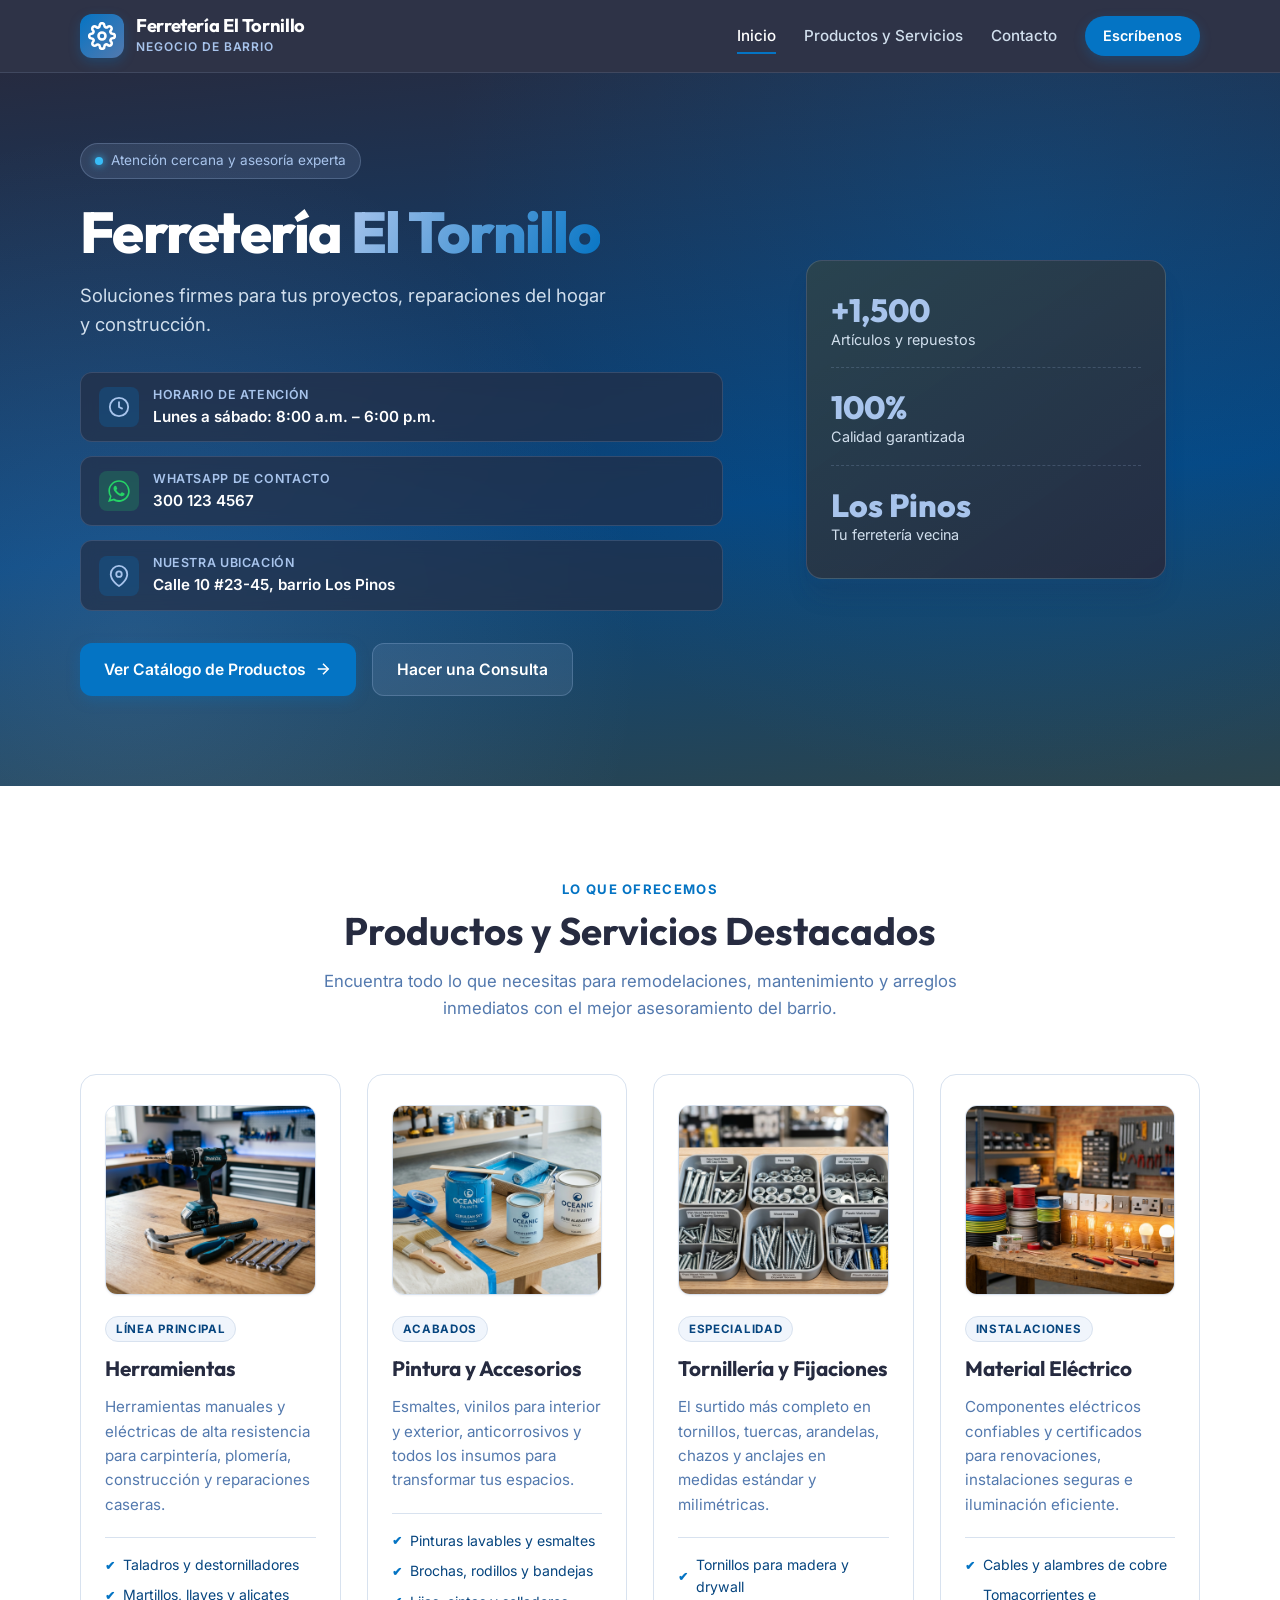
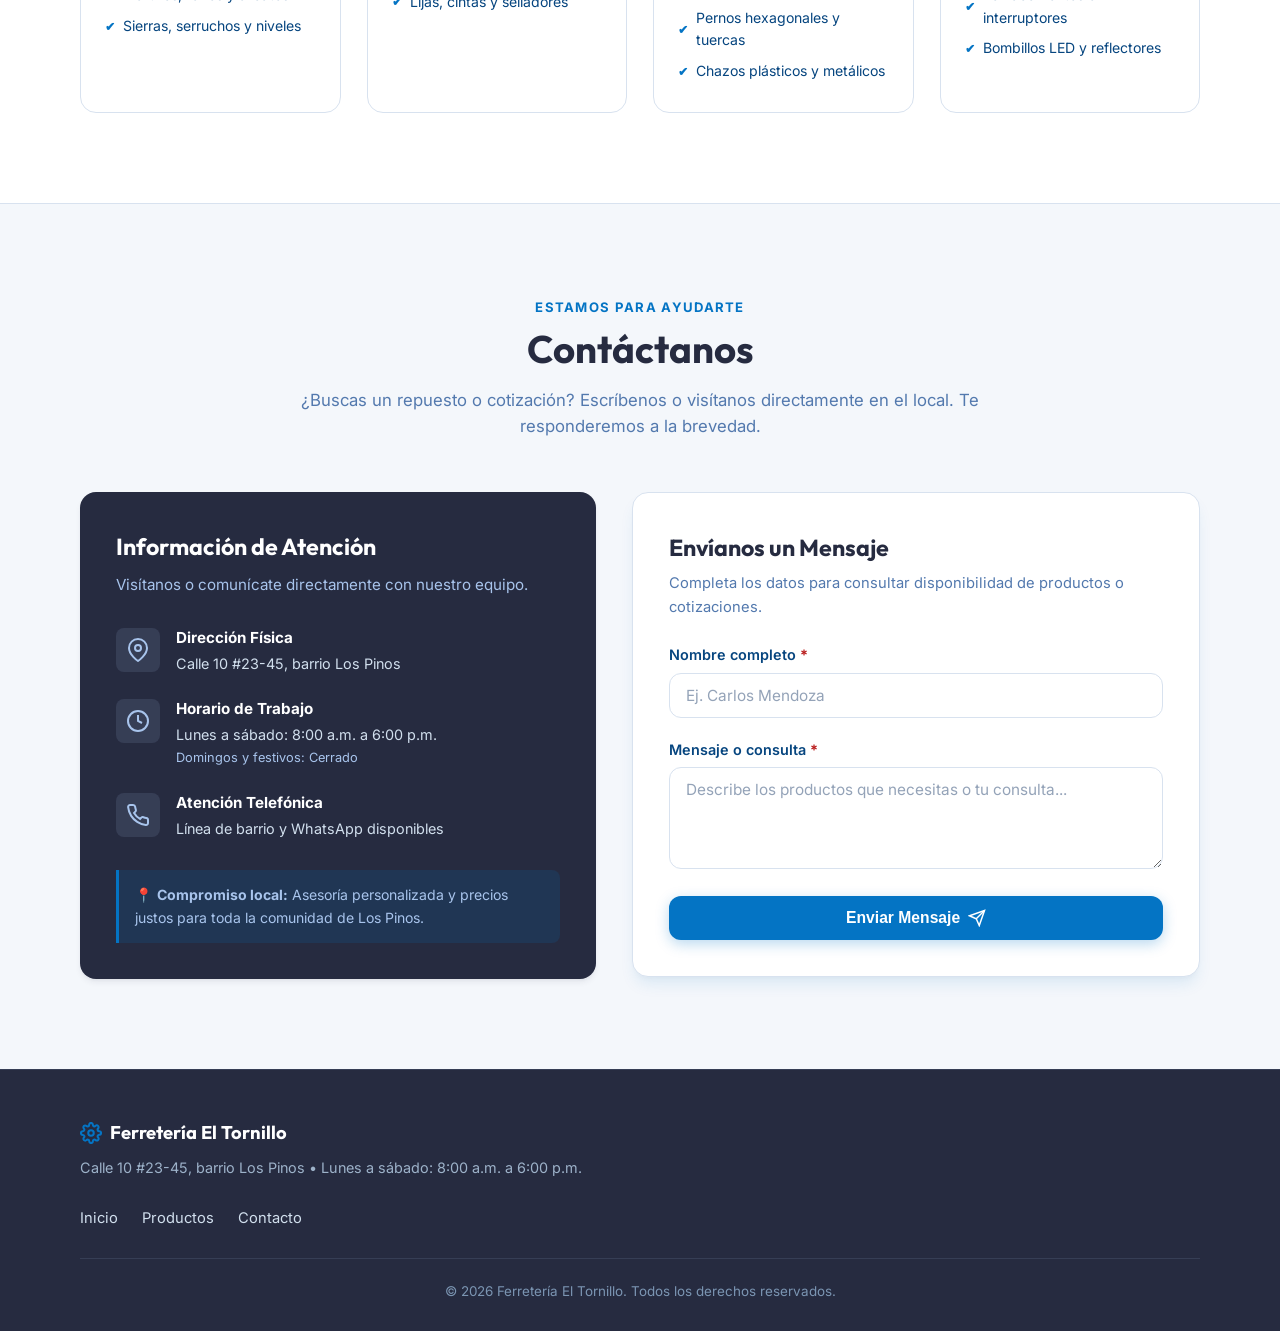
<file: index.html>
<!DOCTYPE html>
<html lang="es">
<head>
  <meta charset="UTF-8">
  <meta name="viewport" content="width=device-width, initial-scale=1.0">
  <meta http-equiv="refresh" content="0; url=ferreteria-el-tornillo/">
  <script>window.location.replace("ferreteria-el-tornillo/");</script>
  <title>🔩 Ferretería El Tornillo</title>
  <link rel="icon" type="image/svg+xml" href="ferreteria-el-tornillo/img/favicon.svg">
</head>
<body>
  <p>Redirigiendo a <a href="ferreteria-el-tornillo/">Ferretería El Tornillo</a>...</p>
</body>
</html>
</file>
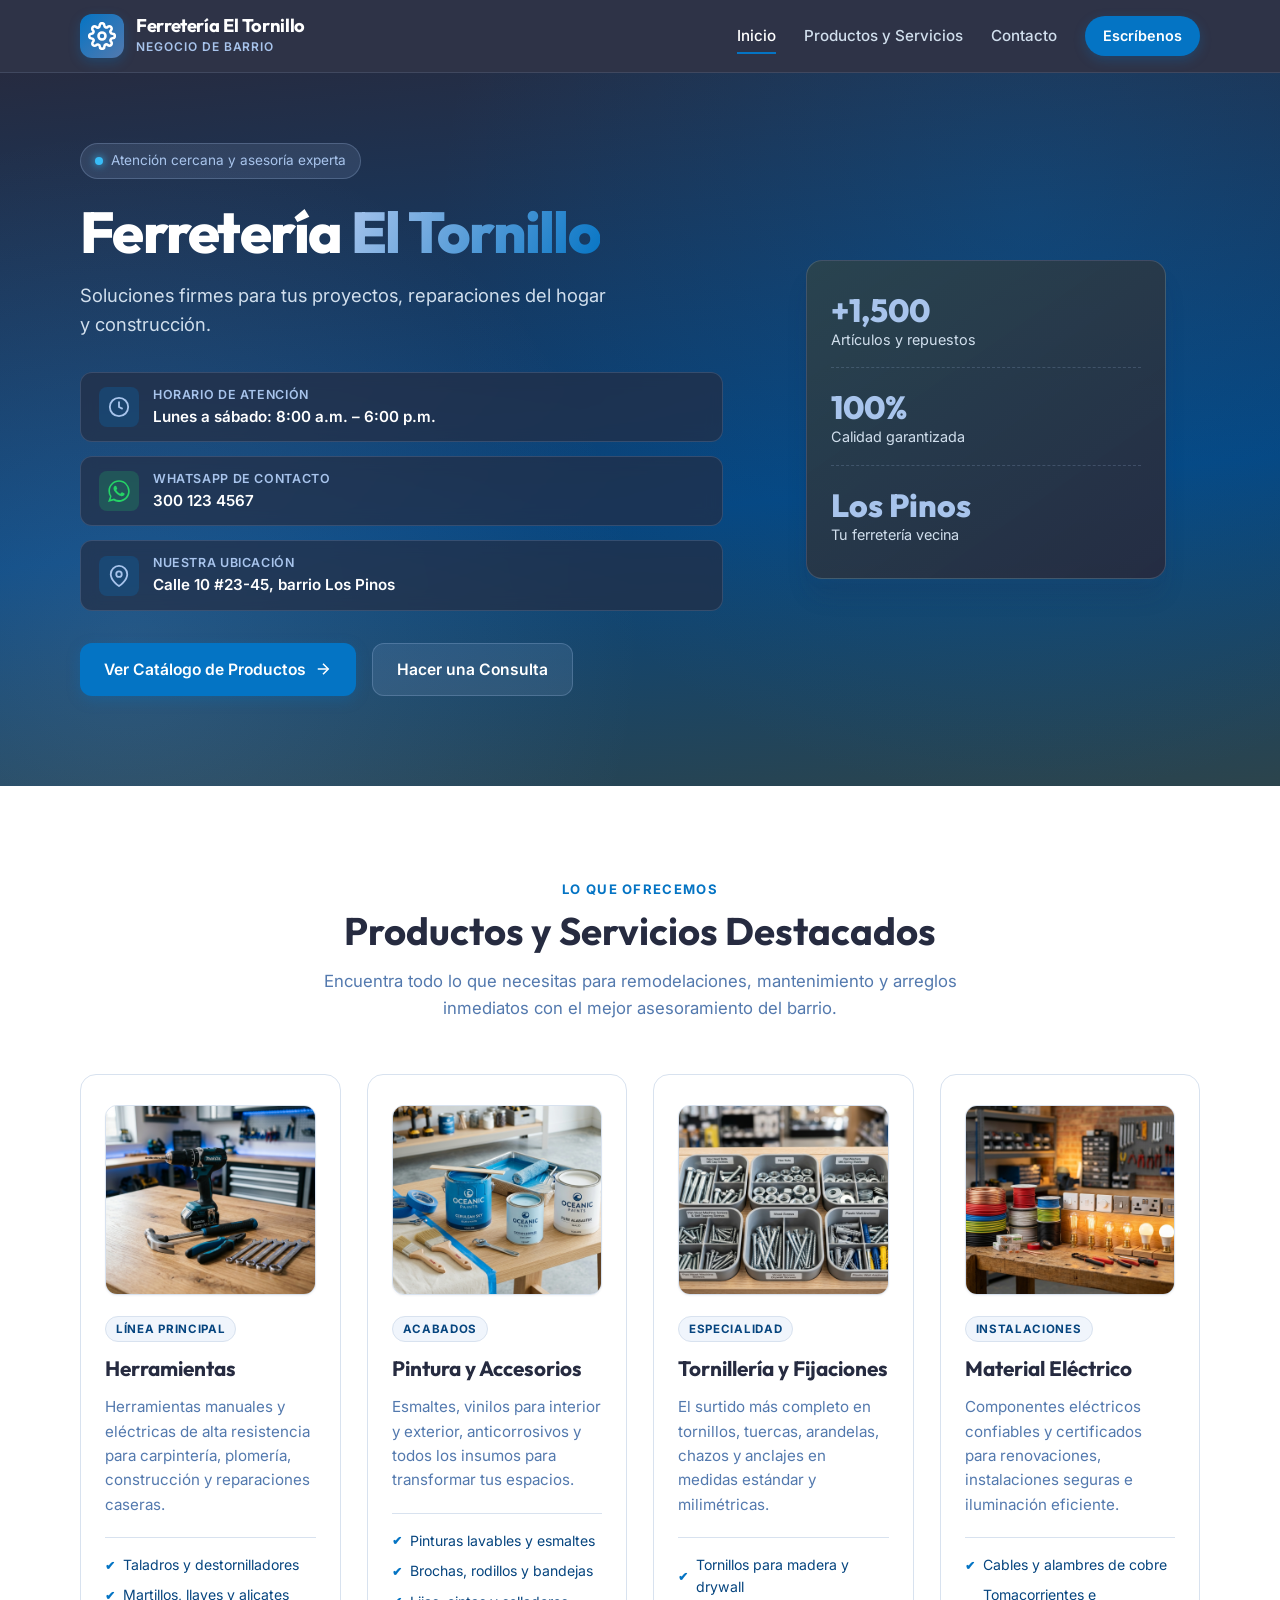
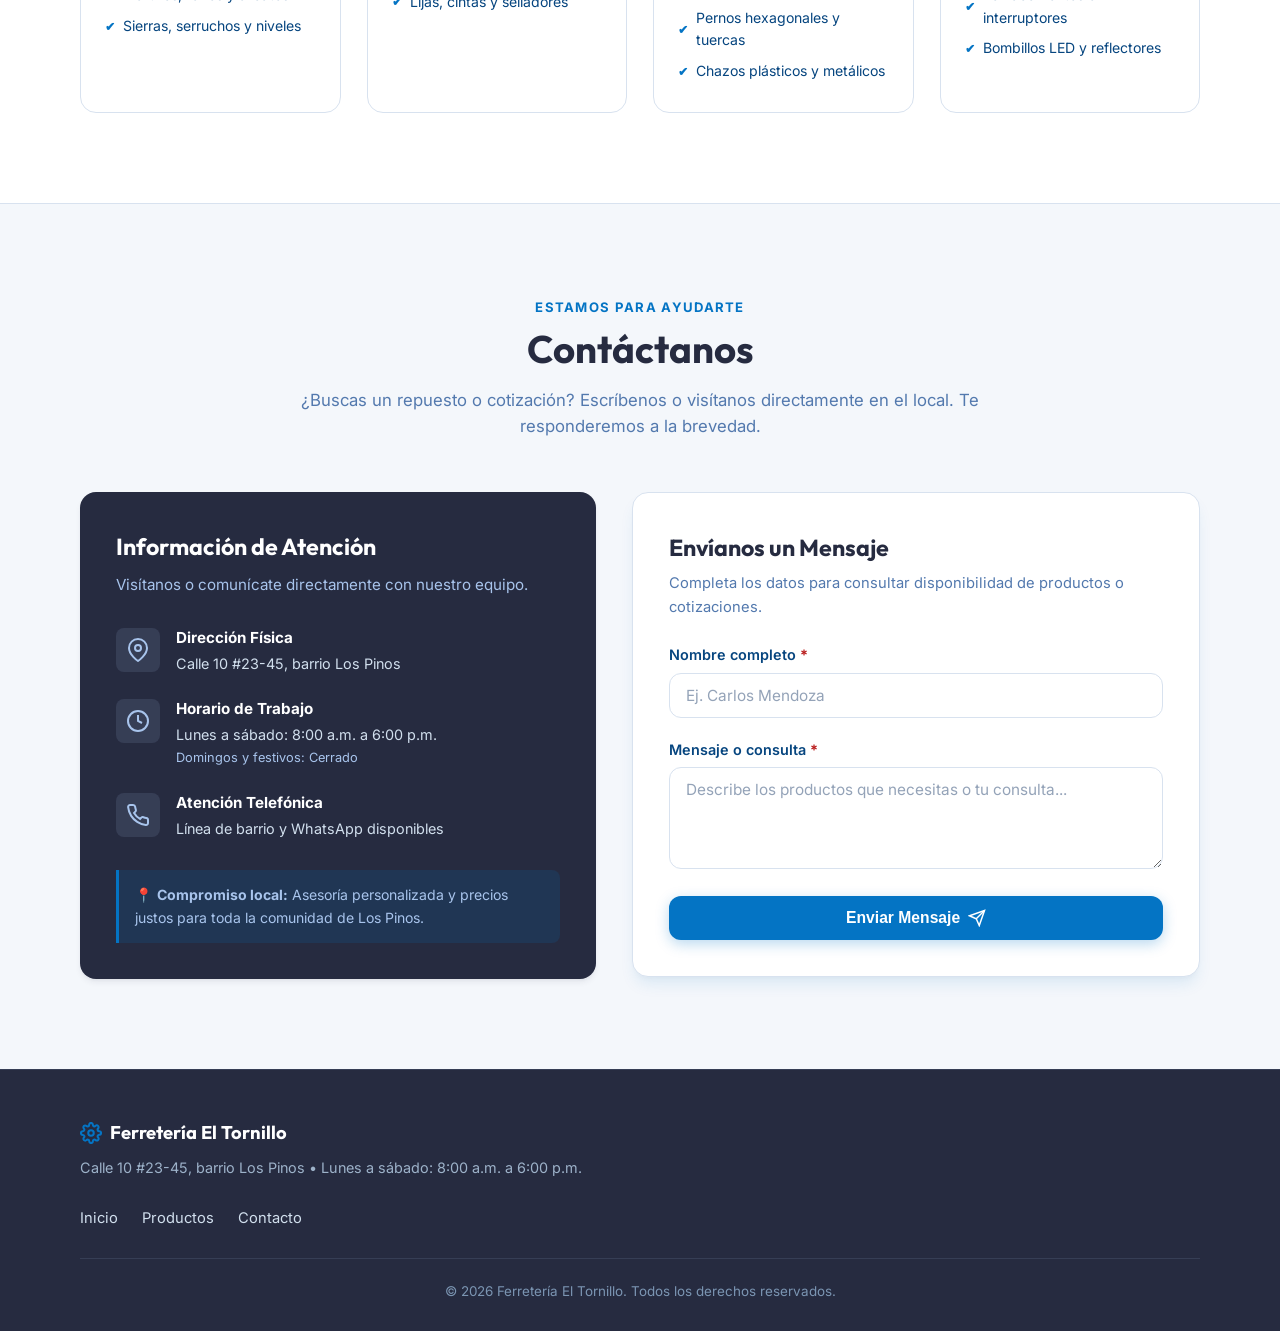
<file: ferreteria-el-tornillo/index.html>
<!DOCTYPE html>
<html lang="es">
<head>
  <meta charset="UTF-8">
  <meta name="viewport" content="width=device-width, initial-scale=1.0">
  <title>🔩 Ferretería El Tornillo | Tu ferretería de confianza en Los Pinos</title>
  <meta name="description" content="Ferretería El Tornillo en Los Pinos: herramientas, pintura, tornillería y material eléctrico. Horario de lunes a sábado de 8:00 a.m. a 6:00 p.m. Calle 10 #23-45.">
  <link rel="icon" type="image/svg+xml" href="img/favicon.svg">
  <link rel="shortcut icon" href="img/favicon.svg">
  <link rel="preconnect" href="https://fonts.googleapis.com">
  <link rel="preconnect" href="https://fonts.gstatic.com" crossorigin>
  <link href="https://fonts.googleapis.com/css2?family=Inter:wght@400;500;600&family=Outfit:wght@600;700;800&display=swap" rel="stylesheet">
  <link rel="stylesheet" href="css/estilos.css">
</head>
<body>

  <!-- Navegación Superior -->
  <header class="header">
    <div class="container nav-wrapper">
      <a href="#inicio" class="brand" aria-label="Ir a inicio">
        <span class="brand-icon">
          <!-- Icono Tuerca / Tornillo SVG -->
          <svg viewBox="0 0 24 24" width="28" height="28" fill="none" stroke="currentColor" stroke-width="2.2" stroke-linecap="round" stroke-linejoin="round">
            <circle cx="12" cy="12" r="3"></circle>
            <path d="M19.4 15a1.65 1.65 0 0 0 .33 1.82l.06.06a2 2 0 0 1 0 2.83 2 2 0 0 1-2.83 0l-.06-.06a1.65 1.65 0 0 0-1.82-.33 1.65 1.65 0 0 0-1 1.51V21a2 2 0 0 1-2 2 2 2 0 0 1-2-2v-.09A1.65 1.65 0 0 0 9 19.4a1.65 1.65 0 0 0-1.82.33l-.06.06a2 2 0 0 1-2.83 0 2 2 0 0 1 0-2.83l.06-.06a1.65 1.65 0 0 0 .33-1.82 1.65 1.65 0 0 0-1.51-1H3a2 2 0 0 1-2-2 2 2 0 0 1 2-2h.09A1.65 1.65 0 0 0 4.6 9a1.65 1.65 0 0 0-.33-1.82l-.06-.06a2 2 0 0 1 0-2.83 2 2 0 0 1 2.83 0l.06.06a1.65 1.65 0 0 0 1.82.33H9a1.65 1.65 0 0 0 1-1.51V3a2 2 0 0 1 2-2 2 2 0 0 1 2 2v.09a1.65 1.65 0 0 0 1 1.51 1.65 1.65 0 0 0 1.82-.33l.06-.06a2 2 0 0 1 2.83 0 2 2 0 0 1 0 2.83l-.06.06a1.65 1.65 0 0 0-.33 1.82V9a1.65 1.65 0 0 0 1.51 1H21a2 2 0 0 1 2 2 2 2 0 0 1-2 2h-.09a1.65 1.65 0 0 0-1.51 1z"></path>
          </svg>
        </span>
        <div class="brand-text">
          <span class="brand-name">Ferretería El Tornillo</span>
          <span class="brand-tagline">Negocio de Barrio</span>
        </div>
      </a>

      <!-- Botón móvil -->
      <button id="mobile-menu-toggle" class="mobile-toggle" aria-label="Abrir menú" aria-expanded="false">
        <span></span>
        <span></span>
        <span></span>
      </button>

      <nav id="nav-menu" class="nav-links">
        <a href="#inicio" class="nav-link active">Inicio</a>
        <a href="#servicios" class="nav-link">Productos y Servicios</a>
        <a href="#contacto" class="nav-link">Contacto</a>
        <a href="#contacto" class="nav-btn">Escríbenos</a>
      </nav>
    </div>
  </header>

  <main>
    <!-- SECCIÓN 1: INICIO -->
    <section id="inicio" class="hero-section">
      <div class="container hero-container">
        <div class="hero-content">
          <div class="hero-badge">
            <span class="status-indicator"></span>
            <span>Atención cercana y asesoría experta</span>
          </div>
          <h1 class="hero-title">
            Ferretería <span class="highlight">El Tornillo</span>
          </h1>
          <p class="hero-slogan">
            Soluciones firmes para tus proyectos, reparaciones del hogar y construcción.
          </p>

          <!-- Tarjetas de Información Rápida (Horario y Ubicación) -->
          <div class="hero-info-grid">
            <div class="info-card">
              <div class="info-icon" aria-hidden="true">
                <svg viewBox="0 0 24 24" width="22" height="22" fill="none" stroke="currentColor" stroke-width="2">
                  <circle cx="12" cy="12" r="10"></circle>
                  <polyline points="12 6 12 12 16 14"></polyline>
                </svg>
              </div>
              <div class="info-text">
                <span class="info-label">Horario de Atención</span>
                <strong class="info-value">Lunes a sábado: 8:00 a.m. – 6:00 p.m.</strong>
              </div>
            </div>

            <!-- WhatsApp de Atención al Cliente -->
            <a href="https://wa.me/573001234567" target="_blank" rel="noopener noreferrer" class="info-card info-card-link" aria-label="Escribir al WhatsApp 300 123 4567">
              <div class="info-icon whatsapp-icon" aria-hidden="true">
                <svg viewBox="0 0 24 24" width="22" height="22" fill="currentColor">
                  <path d="M17.472 14.382c-.297-.149-1.758-.867-2.03-.967-.273-.099-.471-.148-.67.15-.197.297-.767.966-.94 1.164-.173.199-.347.223-.644.075-.297-.15-1.255-.463-2.39-1.475-.883-.788-1.48-1.761-1.653-2.059-.173-.297-.018-.458.13-.606.134-.133.298-.347.446-.52.149-.174.198-.298.298-.497.099-.198.05-.371-.025-.52-.075-.149-.669-1.612-.916-2.207-.242-.579-.487-.5-.669-.51-.173-.008-.371-.01-.57-.01-.198 0-.52.074-.792.372-.272.297-1.04 1.016-1.04 2.479 0 1.462 1.065 2.875 1.213 3.074.149.198 2.096 3.2 5.077 4.487.709.306 1.262.489 1.694.625.712.227 1.36.195 1.871.118.571-.085 1.758-.719 2.006-1.413.248-.694.248-1.289.173-1.413-.074-.124-.272-.198-.57-.347m-5.421 7.403h-.004a9.87 9.87 0 01-5.031-1.378l-.361-.214-3.741.982.998-3.648-.235-.374a9.86 9.86 0 01-1.51-5.26c.001-5.45 4.436-9.884 9.888-9.884 2.64 0 5.122 1.03 6.988 2.898a9.825 9.825 0 012.893 6.994c-.003 5.45-4.437 9.889-9.888 9.889m8.211-18.1A11.59 11.59 0 0012.047.28C5.627.28.405 5.501.402 11.923a11.52 11.52 0 001.764 6.155L0 24l6.096-1.599a11.53 11.53 0 005.947 1.637h.005c6.418 0 11.64-5.221 11.644-11.644a11.56 11.56 0 00-3.475-8.217" />
                </svg>
              </div>
              <div class="info-text">
                <span class="info-label">WhatsApp de Contacto</span>
                <strong class="info-value">300 123 4567</strong>
              </div>
            </a>

            <div class="info-card">
              <div class="info-icon" aria-hidden="true">
                <svg viewBox="0 0 24 24" width="22" height="22" fill="none" stroke="currentColor" stroke-width="2">
                  <path d="M21 10c0 7-9 13-9 13s-9-6-9-13a9 9 0 0 1 18 0z"></path>
                  <circle cx="12" cy="10" r="3"></circle>
                </svg>
              </div>
              <div class="info-text">
                <span class="info-label">Nuestra Ubicación</span>
                <strong class="info-value">Calle 10 #23-45, barrio Los Pinos</strong>
              </div>
            </div>
          </div>

          <!-- Acciones Principales -->
          <div class="hero-actions">
            <a href="#servicios" class="btn btn-primary">
              <span>Ver Catálogo de Productos</span>
              <svg viewBox="0 0 24 24" width="18" height="18" fill="none" stroke="currentColor" stroke-width="2">
                <line x1="5" y1="12" x2="19" y2="12"></line>
                <polyline points="12 5 19 12 12 19"></polyline>
              </svg>
            </a>
            <a href="#contacto" class="btn btn-secondary">
              <span>Hacer una Consulta</span>
            </a>
          </div>
        </div>

        <!-- Ilustración visual del Hero -->
        <div class="hero-visual" aria-hidden="true">
          <div class="feature-banner-box">
            <div class="box-stat">
              <span class="stat-number">+1,500</span>
              <span class="stat-label">Artículos y repuestos</span>
            </div>
            <div class="box-stat">
              <span class="stat-number">100%</span>
              <span class="stat-label">Calidad garantizada</span>
            </div>
            <div class="box-stat">
              <span class="stat-number">Los Pinos</span>
              <span class="stat-label">Tu ferretería vecina</span>
            </div>
          </div>
        </div>
      </div>
    </section>

    <!-- SECCIÓN 2: PRODUCTOS Y SERVICIOS -->
    <section id="servicios" class="products-section">
      <div class="container">
        <div class="section-header">
          <span class="section-subtitle">Lo que ofrecemos</span>
          <h2 class="section-title">Productos y Servicios Destacados</h2>
          <p class="section-description">
            Encuentra todo lo que necesitas para remodelaciones, mantenimiento y arreglos inmediatos con el mejor asesoramiento del barrio.
          </p>
        </div>

        <!-- 4 Categorías en Tarjetas -->
        <div class="products-grid">

          <!-- Tarjeta 1: Herramientas -->
          <article class="product-card" id="card-herramientas">
            <div class="card-image-wrapper">
              <img src="img/herramientas.jpg" alt="Herramientas profesionales y eléctricas" class="card-img" loading="lazy">
            </div>
            <div class="card-body">
              <span class="card-tag">Línea Principal</span>
              <h3 class="card-title">Herramientas</h3>
              <p class="card-text">
                Herramientas manuales y eléctricas de alta resistencia para carpintería, plomería, construcción y reparaciones caseras.
              </p>
              <ul class="card-feature-list">
                <li>Taladros y destornilladores</li>
                <li>Martillos, llaves y alicates</li>
                <li>Sierras, serruchos y niveles</li>
              </ul>
            </div>
          </article>

          <!-- Tarjeta 2: Pintura -->
          <article class="product-card" id="card-pintura">
            <div class="card-image-wrapper">
              <img src="img/pintura.jpg" alt="Pinturas, esmaltes y accesorios" class="card-img" loading="lazy">
            </div>
            <div class="card-body">
              <span class="card-tag">Acabados</span>
              <h3 class="card-title">Pintura y Accesorios</h3>
              <p class="card-text">
                Esmaltes, vinilos para interior y exterior, anticorrosivos y todos los insumos para transformar tus espacios.
              </p>
              <ul class="card-feature-list">
                <li>Pinturas lavables y esmaltes</li>
                <li>Brochas, rodillos y bandejas</li>
                <li>Lijas, cintas y selladores</li>
              </ul>
            </div>
          </article>

          <!-- Tarjeta 3: Tornillería -->
          <article class="product-card" id="card-tornilleria">
            <div class="card-image-wrapper">
              <img src="img/tornilleria.jpg" alt="Surtido completo de tornillería y fijaciones" class="card-img" loading="lazy">
            </div>
            <div class="card-body">
              <span class="card-tag">Especialidad</span>
              <h3 class="card-title">Tornillería y Fijaciones</h3>
              <p class="card-text">
                El surtido más completo en tornillos, tuercas, arandelas, chazos y anclajes en medidas estándar y milimétricas.
              </p>
              <ul class="card-feature-list">
                <li>Tornillos para madera y drywall</li>
                <li>Pernos hexagonales y tuercas</li>
                <li>Chazos plásticos y metálicos</li>
              </ul>
            </div>
          </article>

          <!-- Tarjeta 4: Material Eléctrico -->
          <article class="product-card" id="card-electrico">
            <div class="card-image-wrapper">
              <img src="img/electrico.jpg" alt="Materiales eléctricos y bombillería LED" class="card-img" loading="lazy">
            </div>
            <div class="card-body">
              <span class="card-tag">Instalaciones</span>
              <h3 class="card-title">Material Eléctrico</h3>
              <p class="card-text">
                Componentes eléctricos confiables y certificados para renovaciones, instalaciones seguras e iluminación eficiente.
              </p>
              <ul class="card-feature-list">
                <li>Cables y alambres de cobre</li>
                <li>Tomacorrientes e interruptores</li>
                <li>Bombillos LED y reflectores</li>
              </ul>
            </div>
          </article>

        </div>
      </div>
    </section>

    <!-- SECCIÓN 3: CONTACTO -->
    <section id="contacto" class="contact-section">
      <div class="container">
        <div class="section-header">
          <span class="section-subtitle">Estamos para ayudarte</span>
          <h2 class="section-title">Contáctanos</h2>
          <p class="section-description">
            ¿Buscas un repuesto o cotización? Escríbenos o visítanos directamente en el local. Te responderemos a la brevedad.
          </p>
        </div>

        <div class="contact-layout">

          <!-- Información del negocio -->
          <div class="contact-info-panel">
            <h3 class="panel-title">Información de Atención</h3>
            <p class="panel-subtitle">Visítanos o comunícate directamente con nuestro equipo.</p>

            <ul class="contact-list">
              <li class="contact-item">
                <div class="contact-icon" aria-hidden="true">
                  <svg viewBox="0 0 24 24" width="24" height="24" fill="none" stroke="currentColor" stroke-width="2">
                    <path d="M21 10c0 7-9 13-9 13s-9-6-9-13a9 9 0 0 1 18 0z"></path>
                    <circle cx="12" cy="10" r="3"></circle>
                  </svg>
                </div>
                <div>
                  <strong>Dirección Física</strong>
                  <p>Calle 10 #23-45, barrio Los Pinos</p>
                </div>
              </li>

              <li class="contact-item">
                <div class="contact-icon" aria-hidden="true">
                  <svg viewBox="0 0 24 24" width="24" height="24" fill="none" stroke="currentColor" stroke-width="2">
                    <circle cx="12" cy="12" r="10"></circle>
                    <polyline points="12 6 12 12 16 14"></polyline>
                  </svg>
                </div>
                <div>
                  <strong>Horario de Trabajo</strong>
                  <p>Lunes a sábado: 8:00 a.m. a 6:00 p.m.</p>
                  <small class="text-subtle">Domingos y festivos: Cerrado</small>
                </div>
              </li>

              <li class="contact-item">
                <div class="contact-icon" aria-hidden="true">
                  <svg viewBox="0 0 24 24" width="24" height="24" fill="none" stroke="currentColor" stroke-width="2">
                    <path d="M22 16.92v3a2 2 0 0 1-2.18 2 19.79 19.79 0 0 1-8.63-3.07 19.5 19.5 0 0 1-6-6 19.79 19.79 0 0 1-3.07-8.67A2 2 0 0 1 4.11 2h3a2 2 0 0 1 2 1.72 12.84 12.84 0 0 0 .7 2.81 2 2 0 0 1-.45 2.11L8.09 9.91a16 16 0 0 0 6 6l1.27-1.27a2 2 0 0 1 2.11-.45 12.84 12.84 0 0 0 2.81.7A2 2 0 0 1 22 16.92z"></path>
                  </svg>
                </div>
                <div>
                  <strong>Atención Telefónica</strong>
                  <p>Línea de barrio y WhatsApp disponibles</p>
                </div>
              </li>
            </ul>

            <div class="business-promise">
              <p>📍 <strong>Compromiso local:</strong> Asesoría personalizada y precios justos para toda la comunidad de Los Pinos.</p>
            </div>
          </div>

          <!-- Formulario de Contacto -->
          <div class="contact-form-card">
            <h3 class="form-title">Envíanos un Mensaje</h3>
            <p class="form-intro">Completa los datos para consultar disponibilidad de productos o cotizaciones.</p>

            <!-- Banner de Alerta / Estado Global del Formulario -->
            <div id="form-alert" class="alert-banner hidden" role="alert" aria-live="polite"></div>

            <form id="contact-form" novalidate>
              <!-- Campo: Nombre -->
              <div class="form-group">
                <label for="nombre" class="form-label">
                  Nombre completo <span class="required-mark" aria-hidden="true">*</span>
                </label>
                <div class="input-wrapper">
                  <input
                    type="text"
                    id="nombre"
                    name="nombre"
                    class="form-control"
                    placeholder="Ej. Carlos Mendoza"
                    autocomplete="name"
                    aria-describedby="nombre-error"
                  >
                </div>
                <!-- Aviso individual de error para el nombre -->
                <span id="nombre-error" class="field-error-message hidden" role="alert"></span>
              </div>

              <!-- Campo: Mensaje -->
              <div class="form-group">
                <label for="mensaje" class="form-label">
                  Mensaje o consulta <span class="required-mark" aria-hidden="true">*</span>
                </label>
                <div class="input-wrapper">
                  <textarea
                    id="mensaje"
                    name="mensaje"
                    class="form-control"
                    rows="4"
                    placeholder="Describe los productos que necesitas o tu consulta..."
                    aria-describedby="mensaje-error"
                  ></textarea>
                </div>
                <!-- Aviso individual de error para el mensaje -->
                <span id="mensaje-error" class="field-error-message hidden" role="alert"></span>
              </div>

              <!-- Botón de Envío -->
              <button type="submit" id="submit-btn" class="btn btn-primary btn-block">
                <span>Enviar Mensaje</span>
                <svg viewBox="0 0 24 24" width="18" height="18" fill="none" stroke="currentColor" stroke-width="2">
                  <line x1="22" y1="2" x2="11" y2="13"></line>
                  <polygon points="22 2 15 22 11 13 2 9 22 2"></polygon>
                </svg>
              </button>
            </form>
          </div>

        </div>
      </div>
    </section>
  </main>

  <!-- PIE DE PÁGINA -->
  <footer class="site-footer">
    <div class="container footer-content">
      <div class="footer-brand">
        <div class="footer-logo">
          <svg viewBox="0 0 24 24" width="22" height="22" fill="none" stroke="currentColor" stroke-width="2.2">
            <circle cx="12" cy="12" r="3"></circle>
            <path d="M19.4 15a1.65 1.65 0 0 0 .33 1.82l.06.06a2 2 0 0 1 0 2.83 2 2 0 0 1-2.83 0l-.06-.06a1.65 1.65 0 0 0-1.82-.33 1.65 1.65 0 0 0-1 1.51V21a2 2 0 0 1-2 2 2 2 0 0 1-2-2v-.09A1.65 1.65 0 0 0 9 19.4a1.65 1.65 0 0 0-1.82.33l-.06.06a2 2 0 0 1-2.83 0 2 2 0 0 1 0-2.83l.06-.06a1.65 1.65 0 0 0 .33-1.82 1.65 1.65 0 0 0-1.51-1H3a2 2 0 0 1-2-2 2 2 0 0 1 2-2h.09A1.65 1.65 0 0 0 4.6 9a1.65 1.65 0 0 0-.33-1.82l-.06-.06a2 2 0 0 1 0-2.83 2 2 0 0 1 2.83 0l.06.06a1.65 1.65 0 0 0 1.82.33H9a1.65 1.65 0 0 0 1-1.51V3a2 2 0 0 1 2-2 2 2 0 0 1 2 2v.09a1.65 1.65 0 0 0 1 1.51 1.65 1.65 0 0 0 1.82-.33l.06-.06a2 2 0 0 1 2.83 0 2 2 0 0 1 0 2.83l-.06.06a1.65 1.65 0 0 0-.33 1.82V9a1.65 1.65 0 0 0 1.51 1H21a2 2 0 0 1 2 2 2 2 0 0 1-2 2h-.09a1.65 1.65 0 0 0-1.51 1z"></path>
          </svg>
          <span>Ferretería El Tornillo</span>
        </div>
        <p class="footer-copy">
          Calle 10 #23-45, barrio Los Pinos &bull; Lunes a sábado: 8:00 a.m. a 6:00 p.m.
        </p>
      </div>

      <div class="footer-links">
        <a href="#inicio">Inicio</a>
        <a href="#servicios">Productos</a>
        <a href="#contacto">Contacto</a>
      </div>

      <div class="footer-bottom">
        <p>&copy; 2026 Ferretería El Tornillo. Todos los derechos reservados.</p>
      </div>
    </div>
  </footer>

  <script src="js/contacto.js"></script>
</body>
</html>
</file>
<file: ferreteria-el-tornillo/css/estilos.css>
/* ==========================================================================
   Ferretería El Tornillo - Estilos Principales
   Paleta: Sapphire nightfall whisper
   Colores: #0474C4 | #5379AE | #2C444C | #A8C4EC | #06457F | #262B40
   ========================================================================== */

:root {
  /* Paleta "Sapphire nightfall whisper" */
  --primary: #0474C4;         /* Azul zafiro brillante */
  --primary-hover: #06457F;   /* Azul zafiro profundo */
  --primary-light: #A8C4EC;   /* Azul hielo suave */
  --primary-glow: rgba(4, 116, 196, 0.28);

  --accent: #5379AE;          /* Azul pizarra intermedio */
  --accent-light: #A8C4EC;    /* Icy sky blue */
  --teal-slate: #2C444C;      /* Pizarra verdosa oscura */

  --dark-900: #262B40;        /* Azul noche profundo / Carbón */
  --dark-800: #2C444C;        /* Pizarra oscuro */
  --dark-700: #06457F;        /* Zafiro marino profundo */
  --text-muted: #5379AE;      /* Texto secundario pizarra */
  --text-light: #A8C4EC;      /* Texto claro en fondos oscuros */

  --bg-page: #f4f7fb;         /* Fondo de página con matiz zafiro suave */
  --bg-card: #ffffff;
  --border-color: #d8e2ef;
  --border-focus: #0474C4;

  /* Estados de retroalimentación */
  --success-bg: #ecfdf5;
  --success-border: #86efac;
  --success-text: #15803d;

  --error-bg: #fef2f2;
  --error-border: #fca5a5;
  --error-text: #b91c1c;

  /* Tipografía */
  --font-heading: 'Outfit', -apple-system, BlinkMacSystemFont, sans-serif;
  --font-body: 'Inter', -apple-system, BlinkMacSystemFont, sans-serif;

  /* Sombras y elevaciones con tinte zafiro */
  --shadow-sm: 0 1px 2px 0 rgba(38, 43, 64, 0.05);
  --shadow-md: 0 4px 6px -1px rgba(38, 43, 64, 0.08), 0 2px 4px -2px rgba(38, 43, 64, 0.06);
  --shadow-lg: 0 10px 15px -3px rgba(4, 116, 196, 0.1), 0 4px 6px -4px rgba(38, 43, 64, 0.05);
  --shadow-xl: 0 20px 25px -5px rgba(38, 43, 64, 0.15), 0 8px 10px -6px rgba(4, 116, 196, 0.1);

  /* Transiciones */
  --transition-fast: 0.18s ease;
  --transition-normal: 0.28s ease;
  --radius-sm: 8px;
  --radius-md: 12px;
  --radius-lg: 16px;
  --radius-full: 9999px;
}

/* Reset y base */
*, *::before, *::after {
  box-sizing: border-box;
  margin: 0;
  padding: 0;
}

html {
  scroll-behavior: smooth;
  scroll-padding-top: 80px;
}

body {
  font-family: var(--font-body);
  color: var(--dark-800);
  background-color: var(--bg-page);
  line-height: 1.6;
  -webkit-font-smoothing: antialiased;
  -moz-osx-font-smoothing: grayscale;
}

img, svg {
  display: block;
  max-width: 100%;
}

a {
  color: inherit;
  text-decoration: none;
  transition: color var(--transition-fast);
}

ul {
  list-style: none;
}

/* Contenedor general */
.container {
  width: 100%;
  max-width: 1160px;
  margin-left: auto;
  margin-right: auto;
  padding-left: 20px;
  padding-right: 20px;
}

/* ==========================================================================
   Cabecera y Navegación
   ========================================================================== */
.header {
  position: sticky;
  top: 0;
  z-index: 1000;
  background: rgba(38, 43, 64, 0.96);
  backdrop-filter: blur(12px);
  -webkit-backdrop-filter: blur(12px);
  border-bottom: 1px solid rgba(168, 196, 236, 0.15);
  color: #ffffff;
  transition: all var(--transition-normal);
}

.nav-wrapper {
  display: flex;
  align-items: center;
  justify-content: space-between;
  height: 72px;
}

.brand {
  display: flex;
  align-items: center;
  gap: 12px;
}

.brand-icon {
  display: flex;
  align-items: center;
  justify-content: center;
  width: 44px;
  height: 44px;
  background: linear-gradient(135deg, var(--primary), var(--accent));
  color: #ffffff;
  border-radius: var(--radius-md);
  box-shadow: 0 4px 12px var(--primary-glow);
}

.brand-text {
  display: flex;
  flex-direction: column;
}

.brand-name {
  font-family: var(--font-heading);
  font-weight: 700;
  font-size: 1.15rem;
  letter-spacing: -0.02em;
  color: #ffffff;
  line-height: 1.2;
}

.brand-tagline {
  font-size: 0.75rem;
  text-transform: uppercase;
  letter-spacing: 0.08em;
  color: var(--accent-light);
  font-weight: 600;
}

.nav-links {
  display: flex;
  align-items: center;
  gap: 28px;
}

.nav-link {
  font-size: 0.95rem;
  font-weight: 500;
  color: #d1dfed;
  position: relative;
  padding: 6px 0;
}

.nav-link:hover,
.nav-link.active {
  color: #ffffff;
}

.nav-link::after {
  content: '';
  position: absolute;
  bottom: 0;
  left: 0;
  width: 0;
  height: 2px;
  background: var(--primary);
  transition: width var(--transition-fast);
}

.nav-link:hover::after,
.nav-link.active::after {
  width: 100%;
}

.nav-btn {
  background: var(--primary);
  color: #ffffff;
  padding: 8px 18px;
  border-radius: var(--radius-full);
  font-size: 0.9rem;
  font-weight: 600;
  box-shadow: 0 4px 12px var(--primary-glow);
  transition: transform var(--transition-fast), background-color var(--transition-fast);
}

.nav-btn:hover {
  background: var(--primary-hover);
  transform: translateY(-1px);
}

/* Botón menú móvil */
.mobile-toggle {
  display: none;
  flex-direction: column;
  justify-content: space-between;
  width: 30px;
  height: 22px;
  background: transparent;
  border: none;
  cursor: pointer;
  padding: 0;
}

.mobile-toggle span {
  width: 100%;
  height: 2.5px;
  background-color: #ffffff;
  border-radius: 4px;
  transition: all var(--transition-fast);
}

/* ==========================================================================
   Sección 1: Hero / Inicio
   ========================================================================== */
.hero-section {
  position: relative;
  background: linear-gradient(175deg, #262B40 0%, #06457F 60%, #2C444C 100%);
  color: #ffffff;
  padding: 70px 0 90px;
  overflow: hidden;
}

.hero-section::before {
  content: '';
  position: absolute;
  inset: 0;
  background: radial-gradient(circle at 80% 20%, rgba(4, 116, 196, 0.22) 0%, transparent 50%),
              radial-gradient(circle at 10% 80%, rgba(168, 196, 236, 0.15) 0%, transparent 40%);
  pointer-events: none;
}

.hero-container {
  display: grid;
  grid-template-columns: 1.2fr 0.8fr;
  align-items: center;
  gap: 48px;
  position: relative;
  z-index: 2;
}

.hero-badge {
  display: inline-flex;
  align-items: center;
  gap: 8px;
  padding: 6px 14px;
  background: rgba(168, 196, 236, 0.12);
  border: 1px solid rgba(168, 196, 236, 0.25);
  border-radius: var(--radius-full);
  font-size: 0.85rem;
  color: var(--text-light);
  margin-bottom: 20px;
}

.status-indicator {
  width: 8px;
  height: 8px;
  background-color: #38bdf8;
  border-radius: 50%;
  box-shadow: 0 0 8px #38bdf8;
}

.hero-title {
  font-family: var(--font-heading);
  font-size: clamp(2.4rem, 4.5vw, 3.6rem);
  line-height: 1.15;
  font-weight: 800;
  margin-bottom: 16px;
  letter-spacing: -0.03em;
}

.hero-title .highlight {
  background: linear-gradient(120deg, #A8C4EC, #0474C4);
  -webkit-background-clip: text;
  -webkit-text-fill-color: transparent;
}

.hero-slogan {
  font-size: 1.15rem;
  color: #d1dfed;
  max-width: 540px;
  margin-bottom: 32px;
}

/* Tarjetas rápidas de Horario y Ubicación */
.hero-info-grid {
  display: grid;
  grid-template-columns: 1fr;
  gap: 14px;
  margin-bottom: 32px;
}

.info-card {
  display: flex;
  align-items: center;
  gap: 14px;
  background: rgba(38, 43, 64, 0.65);
  border: 1px solid rgba(168, 196, 236, 0.18);
  padding: 12px 18px;
  border-radius: var(--radius-md);
  backdrop-filter: blur(8px);
  -webkit-backdrop-filter: blur(8px);
}

.info-card-link {
  transition: transform var(--transition-fast), border-color var(--transition-fast), background-color var(--transition-fast);
}

.info-card-link:hover {
  transform: translateY(-2px);
  border-color: rgba(37, 211, 102, 0.5);
  background: rgba(38, 43, 64, 0.85);
}

.whatsapp-icon {
  background: rgba(37, 211, 102, 0.2) !important;
  color: #25D366 !important;
}

.info-icon {
  display: flex;
  align-items: center;
  justify-content: center;
  width: 40px;
  height: 40px;
  background: rgba(4, 116, 196, 0.25);
  color: var(--accent-light);
  border-radius: var(--radius-sm);
  flex-shrink: 0;
}

.info-text {
  display: flex;
  flex-direction: column;
}

.info-label {
  font-size: 0.78rem;
  text-transform: uppercase;
  letter-spacing: 0.05em;
  color: var(--accent-light);
  font-weight: 600;
}

.info-value {
  font-size: 0.95rem;
  color: #ffffff;
  font-weight: 600;
}

/* Botones de acción */
.hero-actions {
  display: flex;
  flex-wrap: wrap;
  gap: 16px;
}

.btn {
  display: inline-flex;
  align-items: center;
  justify-content: center;
  gap: 8px;
  padding: 13px 24px;
  border-radius: var(--radius-md);
  font-size: 0.98rem;
  font-weight: 600;
  cursor: pointer;
  border: none;
  transition: all var(--transition-fast);
}

.btn-primary {
  background: var(--primary);
  color: #ffffff;
  box-shadow: 0 4px 14px var(--primary-glow);
}

.btn-primary:hover {
  background: var(--primary-hover);
  transform: translateY(-2px);
  box-shadow: 0 6px 20px rgba(4, 116, 196, 0.4);
}

.btn-secondary {
  background: rgba(168, 196, 236, 0.12);
  color: #ffffff;
  border: 1px solid rgba(168, 196, 236, 0.25);
}

.btn-secondary:hover {
  background: rgba(168, 196, 236, 0.22);
  border-color: rgba(168, 196, 236, 0.4);
  transform: translateY(-2px);
}

.btn-block {
  width: 100%;
}

/* Visual lateral del Hero */
.hero-visual {
  display: flex;
  justify-content: center;
}

.feature-banner-box {
  width: 100%;
  max-width: 360px;
  background: linear-gradient(145deg, rgba(44, 68, 76, 0.9), rgba(38, 43, 64, 0.95));
  border: 1px solid rgba(168, 196, 236, 0.2);
  border-radius: var(--radius-lg);
  padding: 32px 24px;
  box-shadow: var(--shadow-xl);
  display: flex;
  flex-direction: column;
  gap: 22px;
}

.box-stat {
  display: flex;
  flex-direction: column;
  border-bottom: 1px dashed rgba(168, 196, 236, 0.2);
  padding-bottom: 16px;
}

.box-stat:last-child {
  border-bottom: none;
  padding-bottom: 0;
}

.stat-number {
  font-family: var(--font-heading);
  font-size: 2rem;
  font-weight: 800;
  color: var(--accent-light);
  line-height: 1.1;
}

.stat-label {
  font-size: 0.9rem;
  color: #d1dfed;
}

/* ==========================================================================
   Cabeceras de Sección
   ========================================================================== */
.section-header {
  text-align: center;
  max-width: 680px;
  margin: 0 auto 52px;
}

.section-subtitle {
  display: inline-block;
  font-size: 0.82rem;
  font-weight: 700;
  text-transform: uppercase;
  letter-spacing: 0.1em;
  color: var(--primary);
  margin-bottom: 8px;
}

.section-title {
  font-family: var(--font-heading);
  font-size: clamp(1.8rem, 3.2vw, 2.4rem);
  font-weight: 700;
  color: var(--dark-900);
  line-height: 1.2;
  margin-bottom: 14px;
}

.section-description {
  color: var(--text-muted);
  font-size: 1.05rem;
}

/* ==========================================================================
   Sección 2: Servicios y Productos (4 Tarjetas)
   ========================================================================== */
.products-section {
  padding: 90px 0;
  background-color: #ffffff;
}

.products-grid {
  display: grid;
  grid-template-columns: repeat(auto-fit, minmax(250px, 1fr));
  gap: 26px;
}

.product-card {
  background-color: var(--bg-card);
  border: 1px solid var(--border-color);
  border-radius: var(--radius-lg);
  padding: 30px 24px;
  display: flex;
  flex-direction: column;
  transition: transform var(--transition-normal), box-shadow var(--transition-normal), border-color var(--transition-normal);
  position: relative;
}

.product-card:hover {
  transform: translateY(-6px);
  box-shadow: var(--shadow-lg);
  border-color: rgba(4, 116, 196, 0.45);
}

.card-image-wrapper {
  width: 100%;
  height: 190px;
  border-radius: var(--radius-md);
  overflow: hidden;
  margin-bottom: 20px;
  background-color: var(--bg-page);
  border: 1px solid var(--border-color);
  box-shadow: var(--shadow-sm);
}

.card-img {
  width: 100%;
  height: 100%;
  object-fit: cover;
  transition: transform var(--transition-normal);
}

.product-card:hover .card-img {
  transform: scale(1.06);
}

/* Colores de acento por categoría tomados de la paleta */
.tool-color {
  background-color: rgba(4, 116, 196, 0.12);
  color: #0474C4;
}

.paint-color {
  background-color: rgba(83, 121, 174, 0.14);
  color: #5379AE;
}

.screw-color {
  background-color: rgba(6, 69, 127, 0.12);
  color: #06457F;
}

.electric-color {
  background-color: rgba(44, 68, 76, 0.14);
  color: #2C444C;
}

.card-tag {
  display: inline-block;
  font-size: 0.72rem;
  font-weight: 700;
  text-transform: uppercase;
  letter-spacing: 0.06em;
  color: var(--dark-700);
  background: #f0f5fc;
  padding: 3px 10px;
  border-radius: var(--radius-full);
  margin-bottom: 10px;
  border: 1px solid var(--border-color);
}

.card-title {
  font-family: var(--font-heading);
  font-size: 1.3rem;
  font-weight: 700;
  color: var(--dark-900);
  margin-bottom: 10px;
}

.card-text {
  font-size: 0.95rem;
  color: var(--text-muted);
  margin-bottom: 20px;
  flex-grow: 1;
}

.card-feature-list {
  display: flex;
  flex-direction: column;
  gap: 8px;
  border-top: 1px solid var(--border-color);
  padding-top: 16px;
}

.card-feature-list li {
  font-size: 0.88rem;
  color: var(--dark-700);
  display: flex;
  align-items: center;
  gap: 8px;
}

.card-feature-list li::before {
  content: "✔";
  color: var(--primary);
  font-size: 0.75rem;
  font-weight: bold;
}

/* ==========================================================================
   Sección 3: Contacto (Formulario y Datos)
   ========================================================================== */
.contact-section {
  padding: 90px 0;
  background-color: var(--bg-page);
  border-top: 1px solid var(--border-color);
}

.contact-layout {
  display: grid;
  grid-template-columns: 1fr 1.1fr;
  gap: 36px;
  align-items: start;
}

/* Panel de información */
.contact-info-panel {
  background: var(--dark-900);
  color: #ffffff;
  border-radius: var(--radius-lg);
  padding: 36px;
  box-shadow: var(--shadow-md);
}

.panel-title {
  font-family: var(--font-heading);
  font-size: 1.45rem;
  font-weight: 700;
  margin-bottom: 8px;
}

.panel-subtitle {
  color: var(--accent-light);
  font-size: 0.95rem;
  margin-bottom: 28px;
}

.contact-list {
  display: flex;
  flex-direction: column;
  gap: 22px;
  margin-bottom: 30px;
}

.contact-item {
  display: flex;
  align-items: flex-start;
  gap: 16px;
}

.contact-icon {
  width: 44px;
  height: 44px;
  background: rgba(168, 196, 236, 0.12);
  color: var(--accent-light);
  border-radius: var(--radius-sm);
  display: flex;
  align-items: center;
  justify-content: center;
  flex-shrink: 0;
  margin-top: 2px;
}

.contact-item strong {
  display: block;
  font-size: 0.95rem;
  color: #ffffff;
  margin-bottom: 2px;
}

.contact-item p {
  color: #d1dfed;
  font-size: 0.9rem;
}

.text-subtle {
  display: block;
  font-size: 0.8rem;
  color: var(--accent-light);
  margin-top: 2px;
}

.business-promise {
  background: rgba(4, 116, 196, 0.15);
  border-left: 3px solid var(--primary);
  padding: 14px 16px;
  border-radius: 0 var(--radius-sm) var(--radius-sm) 0;
  font-size: 0.88rem;
  color: var(--accent-light);
}

/* Tarjeta del Formulario */
.contact-form-card {
  background: var(--bg-card);
  border: 1px solid var(--border-color);
  border-radius: var(--radius-lg);
  padding: 36px;
  box-shadow: var(--shadow-lg);
}

.form-title {
  font-family: var(--font-heading);
  font-size: 1.45rem;
  font-weight: 700;
  color: var(--dark-900);
  margin-bottom: 6px;
}

.form-intro {
  font-size: 0.92rem;
  color: var(--text-muted);
  margin-bottom: 24px;
}

/* Banner de Alerta / Estado */
.alert-banner {
  padding: 14px 18px;
  border-radius: var(--radius-md);
  font-size: 0.92rem;
  margin-bottom: 20px;
  display: flex;
  align-items: center;
  gap: 10px;
  animation: slideInDown 0.25s ease forwards;
}

.alert-banner.hidden {
  display: none;
}

.alert-banner.alert-error {
  background-color: var(--error-bg);
  border: 1px solid var(--error-border);
  color: var(--error-text);
  font-weight: 600;
}

.alert-banner.alert-success {
  background-color: var(--success-bg);
  border: 1px solid var(--success-border);
  color: var(--success-text);
  font-weight: 600;
}

@keyframes slideInDown {
  from {
    opacity: 0;
    transform: translateY(-8px);
  }
  to {
    opacity: 1;
    transform: translateY(0);
  }
}

/* Grupos de Formulario */
.form-group {
  margin-bottom: 20px;
}

.form-label {
  display: block;
  font-size: 0.9rem;
  font-weight: 600;
  color: var(--dark-700);
  margin-bottom: 6px;
}

.required-mark {
  color: var(--error-text);
  font-weight: bold;
}

.input-wrapper {
  position: relative;
}

.form-control {
  width: 100%;
  font-family: var(--font-body);
  font-size: 0.96rem;
  color: var(--dark-900);
  background-color: #ffffff;
  border: 1.5px solid var(--border-color);
  border-radius: var(--radius-md);
  padding: 12px 16px;
  transition: border-color var(--transition-fast), box-shadow var(--transition-fast);
}

.form-control::placeholder {
  color: #94a3b8;
}

.form-control:focus {
  outline: none;
  border-color: var(--border-focus);
  box-shadow: 0 0 0 4px var(--primary-glow);
}

/* Estado de error en inputs */
.form-control.is-invalid {
  border-color: var(--error-text);
  background-color: #fffbfb;
}

.form-control.is-invalid:focus {
  box-shadow: 0 0 0 4px rgba(220, 38, 38, 0.15);
}

/* Mensajes de error específicos */
.field-error-message {
  display: block;
  font-size: 0.82rem;
  color: var(--error-text);
  font-weight: 500;
  margin-top: 6px;
}

.field-error-message.hidden {
  display: none;
}

/* ==========================================================================
   Pie de Página (Footer)
   ========================================================================== */
.site-footer {
  background-color: var(--dark-900);
  color: #d1dfed;
  padding: 48px 0 28px;
  border-top: 1px solid rgba(168, 196, 236, 0.12);
}

.footer-content {
  display: flex;
  flex-direction: column;
  gap: 28px;
}

.footer-brand {
  display: flex;
  flex-direction: column;
  gap: 8px;
}

.footer-logo {
  display: flex;
  align-items: center;
  gap: 8px;
  color: #ffffff;
  font-family: var(--font-heading);
  font-size: 1.15rem;
  font-weight: 700;
}

.footer-logo svg {
  color: var(--primary);
}

.footer-copy {
  font-size: 0.9rem;
  color: #9db2c9;
}

.footer-links {
  display: flex;
  gap: 24px;
}

.footer-links a {
  color: #d1dfed;
  font-size: 0.92rem;
}

.footer-links a:hover {
  color: var(--accent-light);
}

.footer-bottom {
  border-top: 1px solid rgba(168, 196, 236, 0.12);
  padding-top: 22px;
  font-size: 0.84rem;
  color: #7b95b2;
  text-align: center;
}

/* ==========================================================================
   Diseño Responsivo (Mobile & Tablets)
   ========================================================================== */
@media (max-width: 900px) {
  .hero-container {
    grid-template-columns: 1fr;
    gap: 36px;
    text-align: center;
  }

  .hero-slogan {
    margin-left: auto;
    margin-right: auto;
  }

  .hero-info-grid {
    max-width: 480px;
    margin-left: auto;
    margin-right: auto;
    text-align: left;
  }

  .hero-actions {
    justify-content: center;
  }

  .hero-visual {
    display: none;
  }

  .contact-layout {
    grid-template-columns: 1fr;
  }
}

@media (max-width: 768px) {
  .mobile-toggle {
    display: flex;
  }

  .nav-links {
    position: fixed;
    top: 72px;
    left: 0;
    right: 0;
    background: rgba(38, 43, 64, 0.98);
    flex-direction: column;
    padding: 24px 20px 32px;
    gap: 18px;
    border-bottom: 1px solid rgba(168, 196, 236, 0.15);
    transform: translateY(-120%);
    transition: transform var(--transition-normal);
  }

  .nav-links.open {
    transform: translateY(0);
  }

  .nav-btn {
    width: 100%;
    text-align: center;
  }

  .products-section,
  .contact-section {
    padding: 60px 0;
  }

  .contact-form-card,
  .contact-info-panel {
    padding: 26px 20px;
  }

  .hero-section {
    padding: 50px 0 60px;
  }
}
</file>
